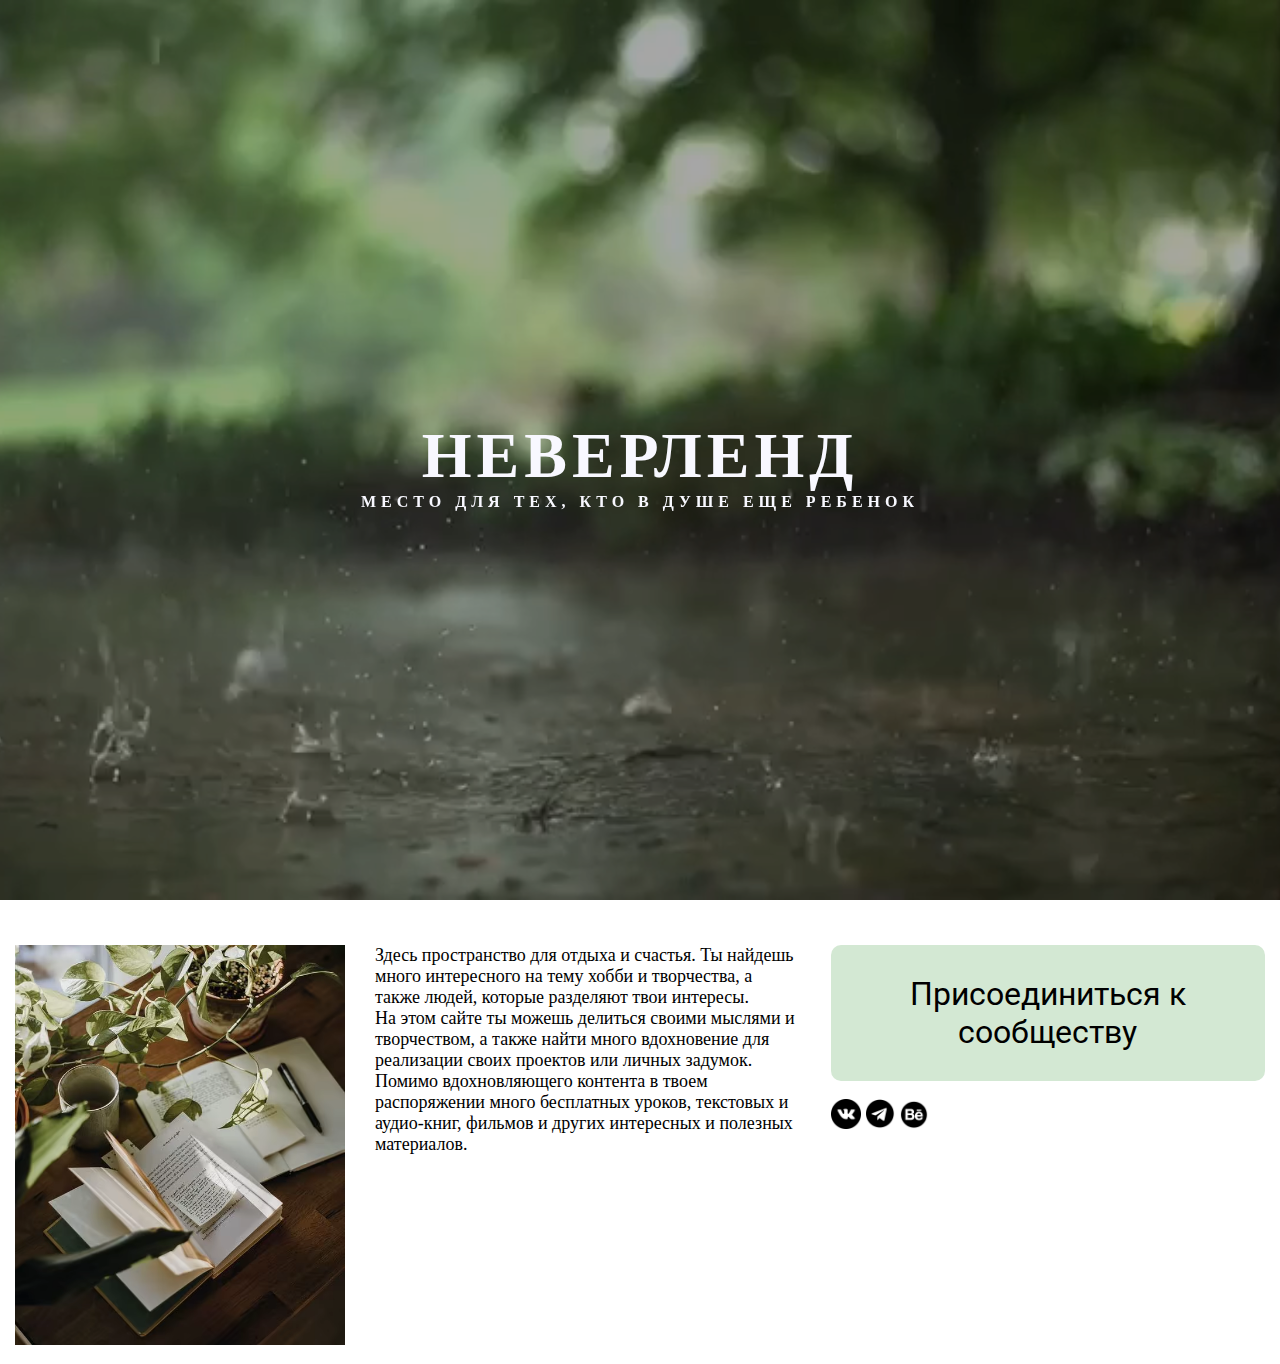
<file: index.html>
<!DOCTYPE html>
<html lang="en">
<head>
    <meta charset="UTF-8">
    <meta name="viewport" content="width=device-width, initial-scale=1.0">
    <link rel="shortcut icon" href="images/icons8-чай-64.png" type="image/x-icon">
    <link rel="stylesheet" href="styles/styles.css">
    <link rel="preconnect" href="https://fonts.googleapis.com">
<link rel="preconnect" href="https://fonts.gstatic.com" crossorigin>
<link href="https://fonts.googleapis.com/css2?family=Roboto:wght@700&display=swap" rel="stylesheet">
    <title>Главная</title>
</head>
<body>
    <div class="header">
     <video src="images/Raindrops_Videvo.mp4" preload="auto" autoplay muted loop></video>
     <div class="content">
        <h1>Неверленд</h1>
        <h2>место для тех, кто в душе еще ребенок</h2>
     </div>
   </div>
   
   <div class="about">
    <div>
      <picture>
        <source srcset="/images/2.avif" type="image/avif">
        <source srcset="/images/2.jpg" type="image/jpg">
        <img src="images/a1544678ea12ac8e6488801e5cbe50b7.jpg">
      </picture>
    </div> 
     <p>Здесь пространство для отдыха и счастья. Ты найдешь 
     много интересного на тему хобби и творчества, а также
     людей, которые разделяют твои интересы.
     <br>
     На этом сайте ты можешь делиться своими мыслями и творчеством,
     а также найти много вдохновение для реализации своих проектов 
     или личных задумок. Помимо вдохновляющего контента в твоем 
     распоряжении много бесплатных уроков, текстовых и аудио-книг, 
     фильмов и других интересных и полезных материалов.  </p>
     <div class="knopki"> 
       <div class="follow">
       <a href="form.html" class="link">Присоединиться к сообществу</a>
       </div>
     <br>
     <a href="https://vk.com"><span class="vk"></span></a>
     <a href="https://web.telegram.org"><span class="tg"></span></a>
     <a href="https://www.behance.net/"><span class="be"></span></a>
    </div>
   
        
   </div>
</body>
</html>
</file>
<file: styles/styles.css>
*{
    padding: 0;
    margin: 0;
}
h2 {
    font-size: 16px;
}
.header {
    height: 100vh;
    width: 100vw;
    background-color: rgb(236, 236, 233);
    position: relative;
    display: flex;
}
.header video {
    width: 100vw;
    height: 100vh;
    position: absolute;
    object-fit: cover;
    object-position: center; 
    z-index: 0;
}
.content {
    z-index: 1;
    width: 100%; 
    color: ghostwhite;
    font-size: 32px;
    text-transform: uppercase;
    letter-spacing: 5px;
    display: flex;
    flex-direction: column;
    align-items: center;
    justify-content: center;
    background-color: rgba(0, 0, 0, 0.348);

}
.knopki {
    flex-direction: column;
}

.follow {
    background-color: rgb(211, 232, 211);
    width: 100%;
    border-radius: 10px;
    padding: 30px;
    display: flex;
    text-align: center;
    font-size: 32px;
    font-family: 'Roboto', sans-serif; 
}
.link {
    text-decoration: none;
}

.about {
    margin-top: 30px;
    margin-right: 60px;
    padding: 15px;
    display: flex;
    gap: 30px;
}
.images {
    border: 2px solid gray;
    width: 100%;
    height: 120vh;
    margin: -5% 0;
    box-shadow: 0 0 15px gray ;
    background: url("/images/Сторисмейкер\ _\ Валерия.jpg") no-repeat  ;
    position: absolute;
    background-size: cover;
    z-index: 0;
}
.about img {
  height: 400px;
  width: 330px;
}
.about p {
    width: 50%;
    font-size: 18px;
}
.vk {
    background: url("/images/vk.png");
    width: 30px;
    height: 30px;
    display: inline-block;
    background-size: cover;
}
.tg {
    background: url("/images/tg.png");
    width: 30px;
    height: 30px;
    display: inline-block;
    background-size: cover;
}
.be {
    background: url("/images/be.png");
    width: 30px;
    height: 30px;
    display: inline-block;
    background-size: cover;
}
@media (max-width: 500px) {
    body {
     padding: 10px;
     box-sizing: border-box;
     font-size: 12px;
     color: #0c3c0e;
    }
 }
 a {
    text-decoration: none
 }
 a:active {
    text-decoration: none;
 }
 a:-webkit-any-link {
    color: black;
}

.form {
    background-color: rgb(241, 241, 229);
    align-items: center;
    display: flex;
    justify-content: center;
    align-items: center;
    z-index: 10;
    position: relative;
    margin-top: 5%;
    margin-left: 30%;
    margin-right: 30%;
    padding: 30px;
    letter-spacing: 1px;
    font-family: 'Roboto', sans-serif;
    line-height: 25px;
    border-radius: 10px;
    box-shadow: #0c3c0e 0 16px 16px;
   
}
fieldset {
    padding: 15px;
    margin-top: 10px;
}
h1 {
 text-align: center;
 margin-top: 30px;
}
legend {
font-size: large;
color: #0c3c0e;
font-weight: bold;
}
input {
    border: none;
    border-bottom: 1px solid gray;
    background-color: rgba(244, 255, 240, 0.542);
}
button {
    background-color:#7fa466;
    padding: 10px 20px;
    margin-top: 10px;
    border-radius: 5px;
    color: aliceblue;
    border: none;
    cursor: pointer;
}
button:focus,
button:hover {
    background-color: #cb9d5b;
}
audio {
    margin-left: 35%;
    margin-right: 35%;
    margin-top: 1%;
    height: 30px;
}
</file>
